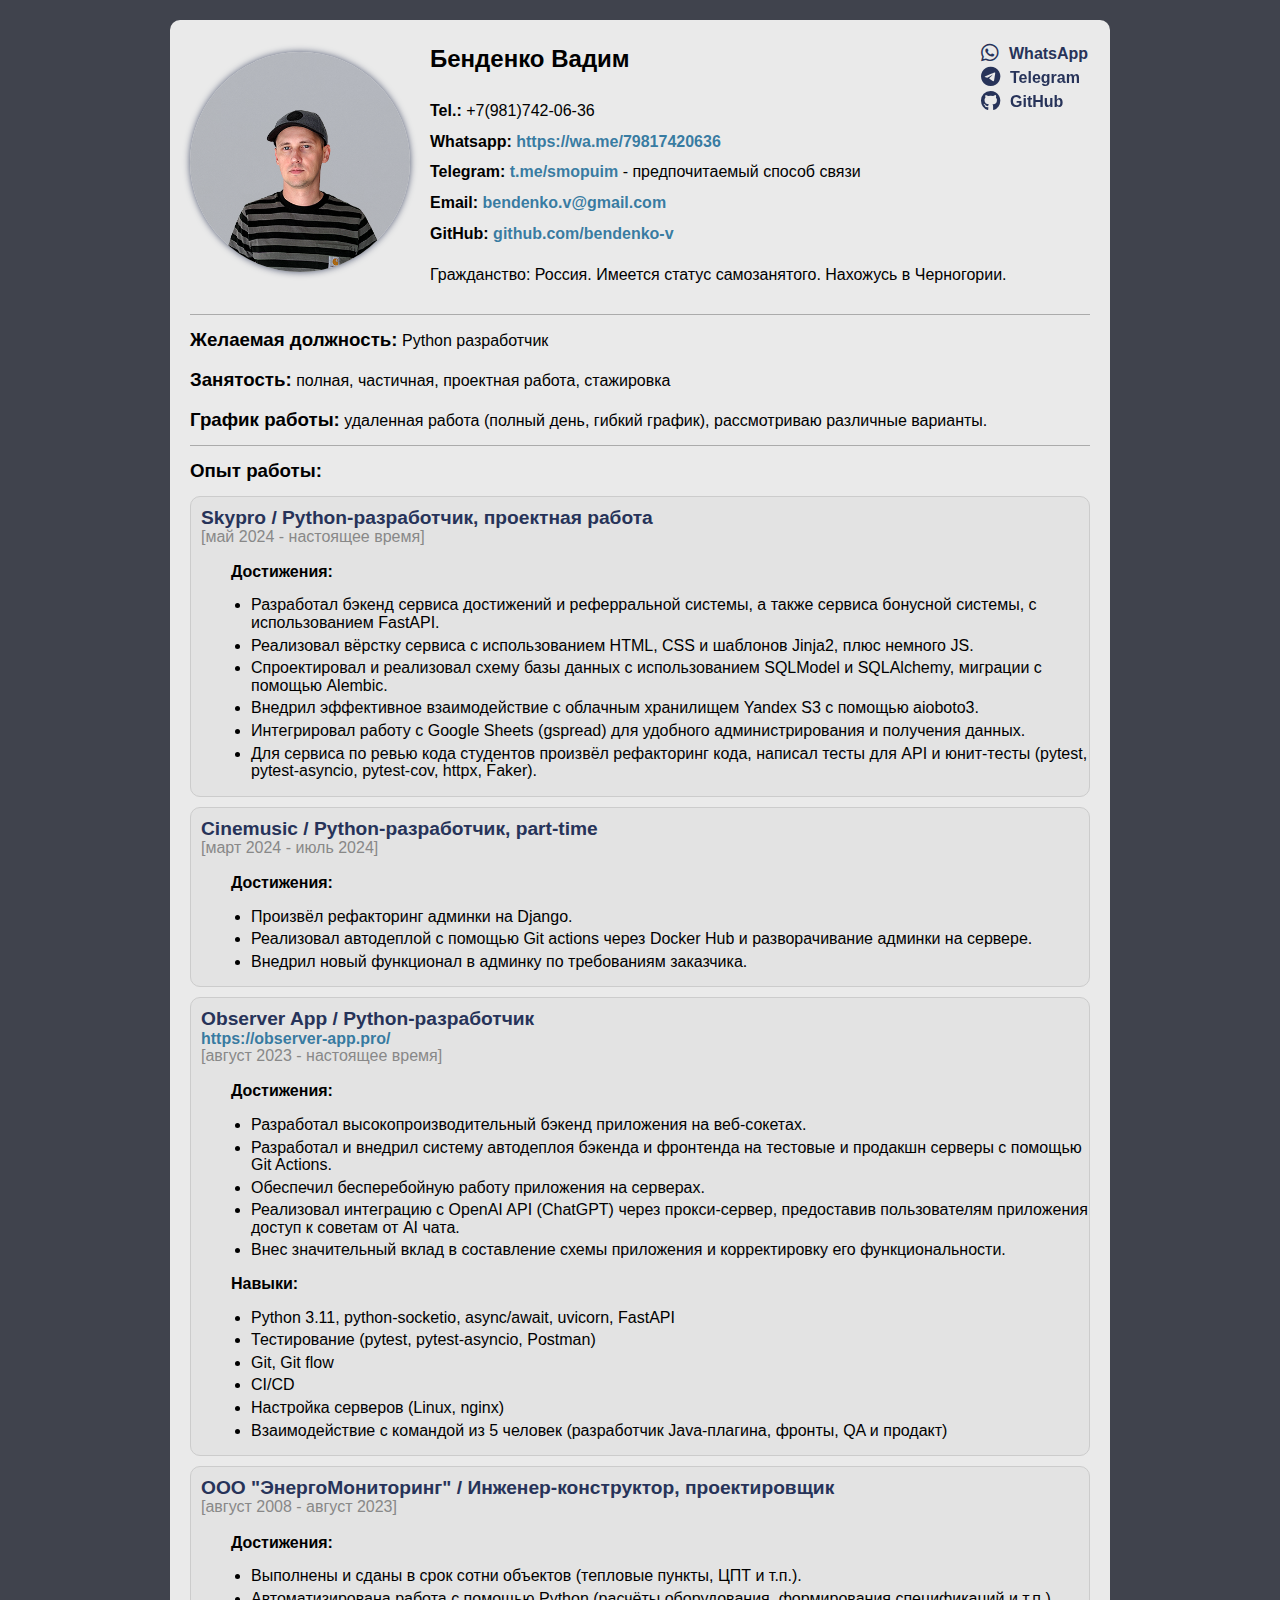
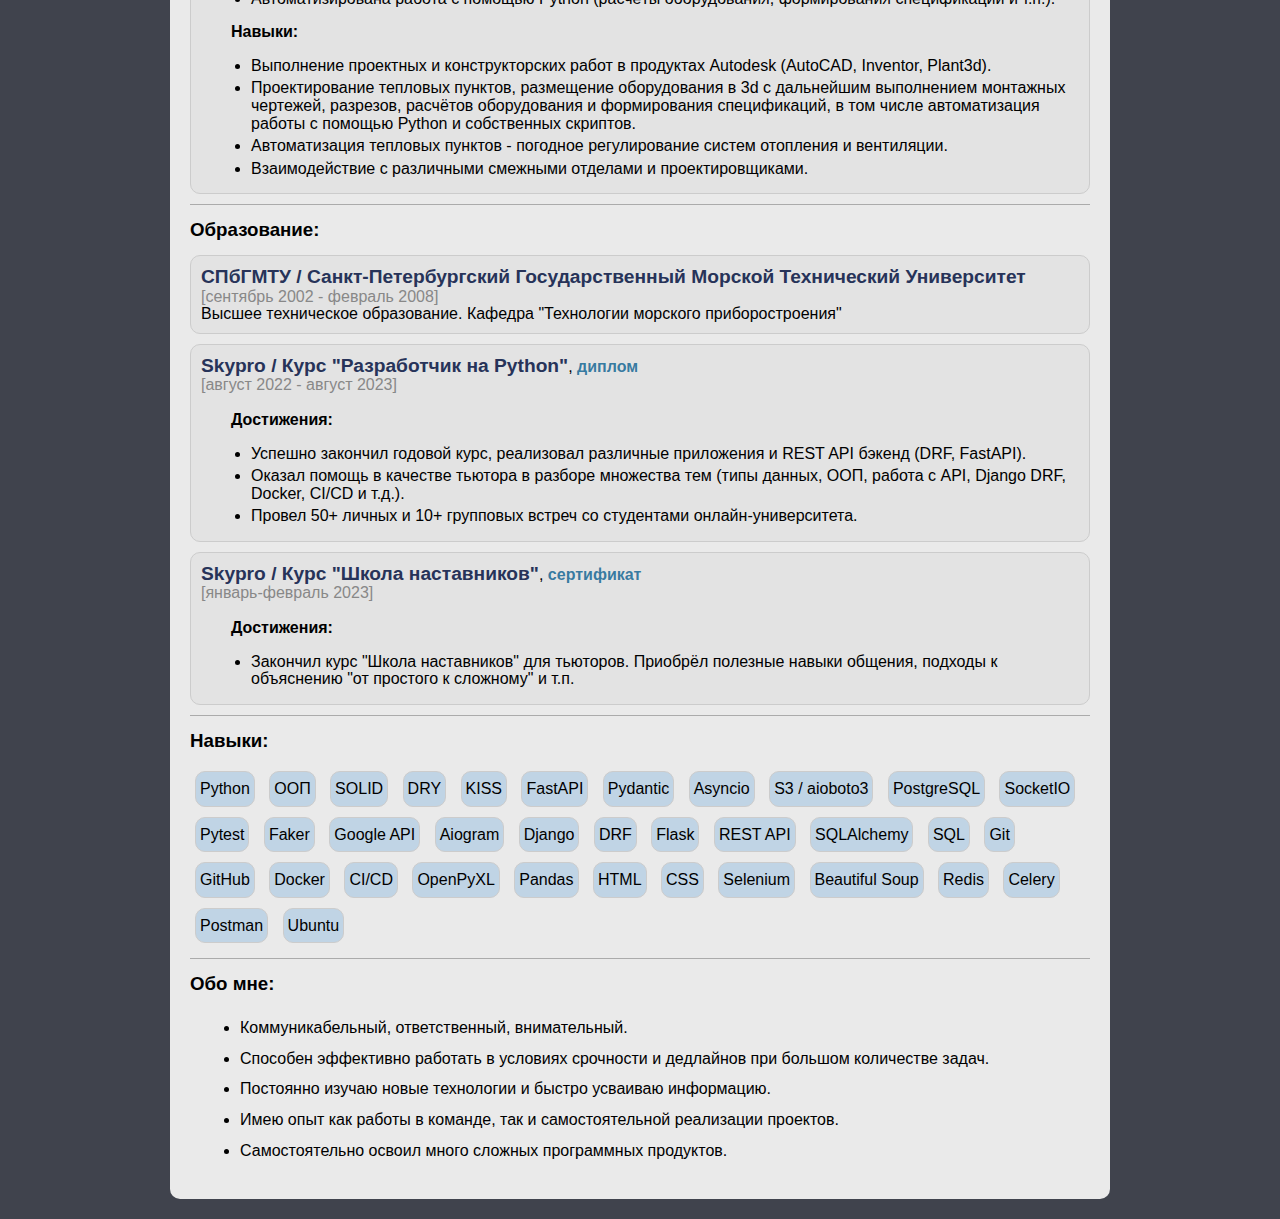
<file: index.html>
<!DOCTYPE html>
<html lang="ru">
<head>
    <meta charset="UTF-8">
    <meta name="viewport" content="width=device-width, initial-scale=1.0">
    <link rel="stylesheet" href="https://cdnjs.cloudflare.com/ajax/libs/font-awesome/6.5.2/css/all.min.css">
    <link rel="stylesheet" href="static/styles.css">
    <title>Резюме / Вадим Бенденко</title>
</head>
<body>
<div class="container">
    <div class="profile">
        <img src="ava.png" alt="">
        <div class="contact">
            <h2><strong>Бенденко Вадим</strong></h2>
            <ul class="info">
                <li><strong>Tel.:</strong> +7(981)742-06-36</li>
                <li><strong>Whatsapp:</strong> <a href="https://wa.me/79817420636">https://wa.me/79817420636</a></li>
                <li><strong>Telegram:</strong> <a href="https://t.me/smopuim">t.me/smopuim</a> - предпочитаемый способ
                    связи
                </li>
                <li><strong>Email:</strong> <a href="mailto:bendenko.v@gmail.com">bendenko.v@gmail.com</a></li>
                <li><strong>GitHub:</strong> <a href="https://github.com/bendenko-v">github.com/bendenko-v</a></li>
            </ul>
            <p>
                Гражданство: Россия. Имеется статус самозанятого. Нахожусь в Черногории.
            </p>
        </div>
        <div class="contacts">
            <a href="https://wa.me/79817420636" class="link_style">
                <i class="fab fa-whatsapp"></i><span>WhatsApp</span>
                <svg viewBox="0 2 63 37">
                    <path d="M6.9739 30.8153H63.0244C65.5269 30.8152 75.5358 -3.68471 35.4998 2.81531C-16.1598 11.2025 0.894099 33.9766 26.9922 34.3153C104.062 35.3153 54.5169 -6.68469 23.489 9.31527"/>
                </svg>
            </a>
            <a href="https://t.me/smopuim" class="link_style">
                <i class="fab fa-telegram"></i><span>Telegram</span>
                <svg viewBox="0 2 63 37">
                    <path d="M6.9739 30.8153H63.0244C65.5269 30.8152 75.5358 -3.68471 35.4998 2.81531C-16.1598 11.2025 0.894099 33.9766 26.9922 34.3153C104.062 35.3153 54.5169 -6.68469 23.489 9.31527"/>
                </svg>
            </a>
            <a href="https://github.com/bendenko-v" class="link_style">
                <i class="fab fa-github"></i><span>GitHub</span>
                <svg viewBox="0 2 68 38">
                    <path d="M6.9739 30.8153H63.0244C65.5269 30.8152 75.5358 -3.68471 35.4998 2.81531C-16.1598 11.2025 0.894099 33.9766 26.9922 34.3153C104.062 35.3153 54.5169 -6.68469 23.489 9.31527"/>
                </svg>
            </a>
        </div>
    </div>
    <hr>
    <div class="section">
        <h3>Желаемая должность:</h3> Python разработчик
    </div>
    <div class="section">
        <h3>Занятость:</h3> полная, частичная, проектная работа, стажировка
    </div>
    <div class="section">
        <h3>График работы:</h3> удаленная работа (полный день, гибкий график), рассмотриваю различные варианты.
    </div>
    <hr>
    <div class="section">
        <h3>Опыт работы:</h3>
    </div>
    <div class="section vacancy">
        <span class="company">Skypro / Python-разработчик, проектная работа</span><br>
        <span class="date">[май 2024 - настоящее время]</span><br><br>
        <span class="bold-text">Достижения:</span>
        <ul>
            <li>
                Разработал бэкенд сервиса достижений и реферральной системы, а также сервиса бонусной системы, с
                использованием FastAPI.
            </li>
            <li>
                Реализовал вёрстку сервиса с использованием HTML, CSS и шаблонов Jinja2, плюс немного JS.
            </li>
            <li>
                Спроектировал и реализовал схему базы данных с использованием SQLModel и SQLAlchemy, миграции с помощью
                Alembic.
            </li>
            <li>
                Внедрил эффективное взаимодействие с облачным хранилищем Yandex S3 с помощью aioboto3.
            </li>
            <li>
                Интегрировал работу с Google Sheets (gspread) для удобного администрирования и получения данных.
            </li>
            <li>
                Для сервиса по ревью кода студентов произвёл рефакторинг кода, написал тесты для API и юнит-тесты
                (pytest, pytest-asyncio, pytest-cov, httpx, Faker).
            </li>
        </ul>
    </div>
    <div class="section vacancy">
        <span class="company">Cinemusic / Python-разработчик, part-time</span><br>
        <span class="date">[март 2024 - июль 2024]</span><br><br>
        <span class="bold-text">Достижения:</span>
        <ul>
            <li>Произвёл рефакторинг админки на Django.</li>
            <li>Реализовал автодеплой с помощью Git actions через Docker Hub и разворачивание админки на сервере.</li>
            <li>Внедрил новый функционал в админку по требованиям заказчика.</li>
        </ul>
    </div>
    <div class="section vacancy">
        <span class="company">Observer App / Python-разработчик</span><br>
        <a href="https://observer-app.pro/">https://observer-app.pro/</a><br>
        <span class="date">[август 2023 - настоящее время]</span><br><br>
        <span class="bold-text">Достижения:</span>
        <ul>
            <li>Разработал высокопроизводительный бэкенд приложения на веб-сокетах.
            </li>
            <li>Разработал и внедрил систему автодеплоя бэкенда и фронтенда на тестовые и продакшн серверы с помощью Git
                Actions.
            </li>
            <li>Обеспечил бесперебойную работу приложения на серверах.</li>
            <li>Реализовал интеграцию с OpenAI API (ChatGPT) через прокси-сервер, предоставив пользователям
                приложения доступ к советам от AI чата.
            </li>
            <li>Внес значительный вклад в составление схемы приложения и корректировку его функциональности.</li>
        </ul>
        <span class="bold-text">Навыки:</span>
        <ul>
            <li>Python 3.11, python-socketio, async/await, uvicorn, FastAPI</li>
            <li>Тестирование (pytest, pytest-asyncio, Postman)</li>
            <li>Git, Git flow</li>
            <li>CI/CD</li>
            <li>Настройка серверов (Linux, nginx)</li>
            <li>Взаимодействие с командой из 5 человек (разработчик Java-плагина, фронты, QA и продакт)
            </li>
        </ul>
    </div>
    <div class="section vacancy">
        <span class="company">ООО "ЭнергоМониторинг" / Инженер-конструктор, проектировщик </span><br>
        <span class="date">[август 2008 - август 2023]</span><br><br>
        <span class="bold-text">Достижения:</span>
        <ul>
            <li>Выполнены и сданы в срок сотни объектов (тепловые пункты, ЦПТ и т.п.).</li>
            <li>Автоматизирована работа с помощью Python (расчёты оборудования, формирования спецификаций и
                т.п.).
            </li>
        </ul>
        <span class="bold-text">Навыки:</span>
        <ul>
            <li>Выполнение проектных и конструкторских работ в продуктах Autodesk (AutoCAD, Inventor, Plant3d).</li>
            <li>Проектирование тепловых пунктов, размещение оборудования в 3d с дальнейшим выполнением монтажных
                чертежей, разрезов, расчётов оборудования и формирования спецификаций, в том числе автоматизация работы
                с помощью Python и собственных скриптов.
            </li>
            <li>Автоматизация тепловых пунктов ‐ погодное регулирование систем отопления и вентиляции.</li>
            <li>Взаимодействие с различными смежными отделами и проектировщиками.</li>
        </ul>
    </div>

    <hr>
    <div class="section">
        <h3>Образование:</h3>
    </div>
    <div class="section vacancy pad-bottom">
        <span class="company">СПбГМТУ / Санкт-Петербургский Государственный Морской Технический Университет</span><br>
        <span class="date">[сентябрь 2002 - февраль 2008]</span><br>
        Высшее техническое образование. Кафедра "Технологии морского приборостроения"
    </div>
    <div class="section vacancy">
        <span class="company">Skурrо / Курс "Разработчик на Python"</span>,
        <a href="Skypro_diploma.jpg">диплом</a><br>
        <span class="date">[август 2022 - август 2023]</span><br><br>
        <span class="bold-text">Достижения:</span>
        <ul>
            <li>Успешно закончил годовой курс, реализовал различные приложения и REST API бэкенд (DRF, FastAPI).</li>
            <li>Оказал помощь в качестве тьютора в разборе множества тем (типы данных, ООП, работа с API, Django DRF,
                Docker, CI/CD и т.д.).
            </li>
            <li>Провел 50+ личных и 10+ групповых встреч со студентами онлайн-университета.</li>
        </ul>
    </div>
    <div class="section vacancy">
        <span class="company">Skурrо / Курс "Школа наставников"</span>,
        <a href="https://skills-s3-prod.s3.eu-central-1.amazonaws.com/d4e0fc65d988daeaf043a4cd13c93b96.png">сертификат</a><br>
        <span class="date">[январь-февраль 2023]</span><br><br>
        <span class="bold-text">Достижения:</span>
        <ul>
            <li>Закончил курс "Школа наставников" для тьюторов. Приобрёл полезные навыки общения, подходы
                к объяснению "от простого к сложному" и т.п.
            </li>
        </ul>
    </div>
    <hr>
    <div class="section">
        <h3>Навыки:</h3>
    </div>
    <div class="skills">
        <span class="skill">Python</span>
        <span class="skill">ООП</span>
        <span class="skill">SOLID</span>
        <span class="skill">DRY</span>
        <span class="skill">KISS</span>
        <span class="skill">FastAPI</span>
        <span class="skill">Pydantic</span>
        <span class="skill">Asyncio</span>
        <span class="skill">S3 / aioboto3</span>
        <span class="skill">PostgreSQL</span>
        <span class="skill">SocketIO</span>
        <span class="skill">Pytest</span>
        <span class="skill">Faker</span>
        <span class="skill">Google API</span>
        <span class="skill">Aiogram</span>
        <span class="skill">Django</span>
        <span class="skill">DRF</span>
        <span class="skill">Flask</span>
        <span class="skill">REST API</span>
        <span class="skill">SQLAlchemy</span>
        <span class="skill">SQL</span>
        <span class="skill">Git</span>
        <span class="skill">GitHub</span>
        <span class="skill">Docker</span>
        <span class="skill">CI/CD</span>
        <span class="skill">OpenPyXL</span>
        <span class="skill">Pandas</span>
        <span class="skill">HTML</span>
        <span class="skill">CSS</span>
        <span class="skill">Selenium</span>
        <span class="skill">Beautiful Soup</span>
        <span class="skill">Redis</span>
        <span class="skill">Celery</span>
        <span class="skill">Postman</span>
        <span class="skill">Ubuntu</span>
    </div>
    <hr>
    <div class="section">
        <h3>Обо мне:</h3>
        <ul>
            <li>Коммуникабельный, ответственный, внимательный.</li>
            <li>Способен эффективно работать в условиях срочности и дедлайнов при большом количестве задач.</li>
            <li>Постоянно изучаю новые технологии и быстро усваиваю информацию.</li>
            <li>Имею опыт как работы в команде, так и самостоятельной реализации проектов.</li>
            <li>Самостоятельно освоил много сложных программных продуктов.</li>
        </ul>
    </div>
</div>
</body>
</html>
</file>
<file: static/styles.css>
body {
    font-family: Roboto, sans-serif;
    background-color: #40434d;
    line-height: 1.6;
    margin: 0;
    padding: 0;
}

a {
    text-decoration: none;
    color: rgba(7, 94, 143, 0.8);
    font-weight: bold;
    transition: color 0.3s ease;
}

a:hover {
    color: rgba(38, 148, 243, 0.9);
}

.date {
    color: #888;
    font-weight: normal;
}

.container {
    max-width: 900px;
    margin: 20px auto;
    padding: 20px;
    border-radius: 10px;
    background-color: #eaeaea;
}

.profile {
    display: flex;
    position: relative;
    align-items: center;
    margin-top: -20px;
}

.profile img {
    width: 220px;
    height: 220px;
    border-radius: 50%;
    margin-right: 20px;
    box-shadow: 0 0 7px rgb(79, 87, 112);
    transition: filter 0.3s;
}

.profile img:hover {
    filter: drop-shadow(2px 2px 5px rgba(75, 75, 75, 0.5));
}

.contact {
    flex: 1;
}

.section {
    margin-bottom: 10px;
}

.company {
    color: rgb(39, 51, 89);
    font-weight: bold;
    font-size: larger;
}

.vacancy {
    border: 1px solid #ccc;
    border-radius: 10px;
    background-color: rgba(225, 225, 225, 0.8);
    padding-top: 10px;
    padding-left: 10px;
    line-height: 1.1;
}

.pad-bottom {
    padding-bottom: 10px;
}

h3 {
    display: inline;
}

hr {
    border: none;
    height: 1px;
    background-color: #ababab;
    margin: 10px 0;
}

ul {
    list-style-type: disc;
    padding: 0;
}

ul.info li {
    list-style-type: none;
    margin-left: 0;
}

ul li {
    margin-bottom: 5px;
    margin-left: 50px;
}

.bold-text {
    display: block;
    font-weight: bold;
    margin-left: 30px;
    margin-bottom: 5px;
}

.contacts {
    position: absolute;
    top: 0;
    right: 0;
    display: flex;
    flex-direction: column;
    margin-top: 22px;
    padding: 0;
}


.contacts a {
    display: flex;
    text-decoration: none;
    color: rgb(39, 51, 89);
    font-weight: bold;
    text-align: left;
    position: relative;
    margin: 0 var(--spacing, 0px);
    transition: margin .25s;
}

.link_style {
    text-decoration: none;
    line-height: 24px;
    display: flex;
    align-items: center;
}

.link_style i {
    margin: 0 10px 3px;
    font-size: 20px;
}

.link_style span {
    display: inline-block;
    width: 80px;
}

svg {
    width: 90px;
    height: 40px;
    position: absolute;
    left: 50%;
    bottom: 0;
    transform: translate(-40%, 7px) translateZ(0);
    fill: none;
    stroke: var(--stroke, rgb(234, 234, 234));
    stroke-linecap: round;
    stroke-width: 2px;
    stroke-dasharray: var(--offset, 69px) 278px;
    stroke-dashoffset: 361px;
    transition: stroke .25s ease var(--stroke-delay, 0s), stroke-dasharray .35s;
}

svg:hover {
    --spacing: 4px;
    --stroke: rgba(14, 58, 84, 0.8);
    --stroke-delay: .1s;
    --offset: 180px;
}

.skill {
    padding: 4px;
    margin: 5px;
    border: 1px solid #ccc;
    border-radius: 10px;
    display: inline-block;
    background-color: rgba(163, 197, 225, 0.6);
}

.skills {
    margin-bottom: 5px;
}
</file>
